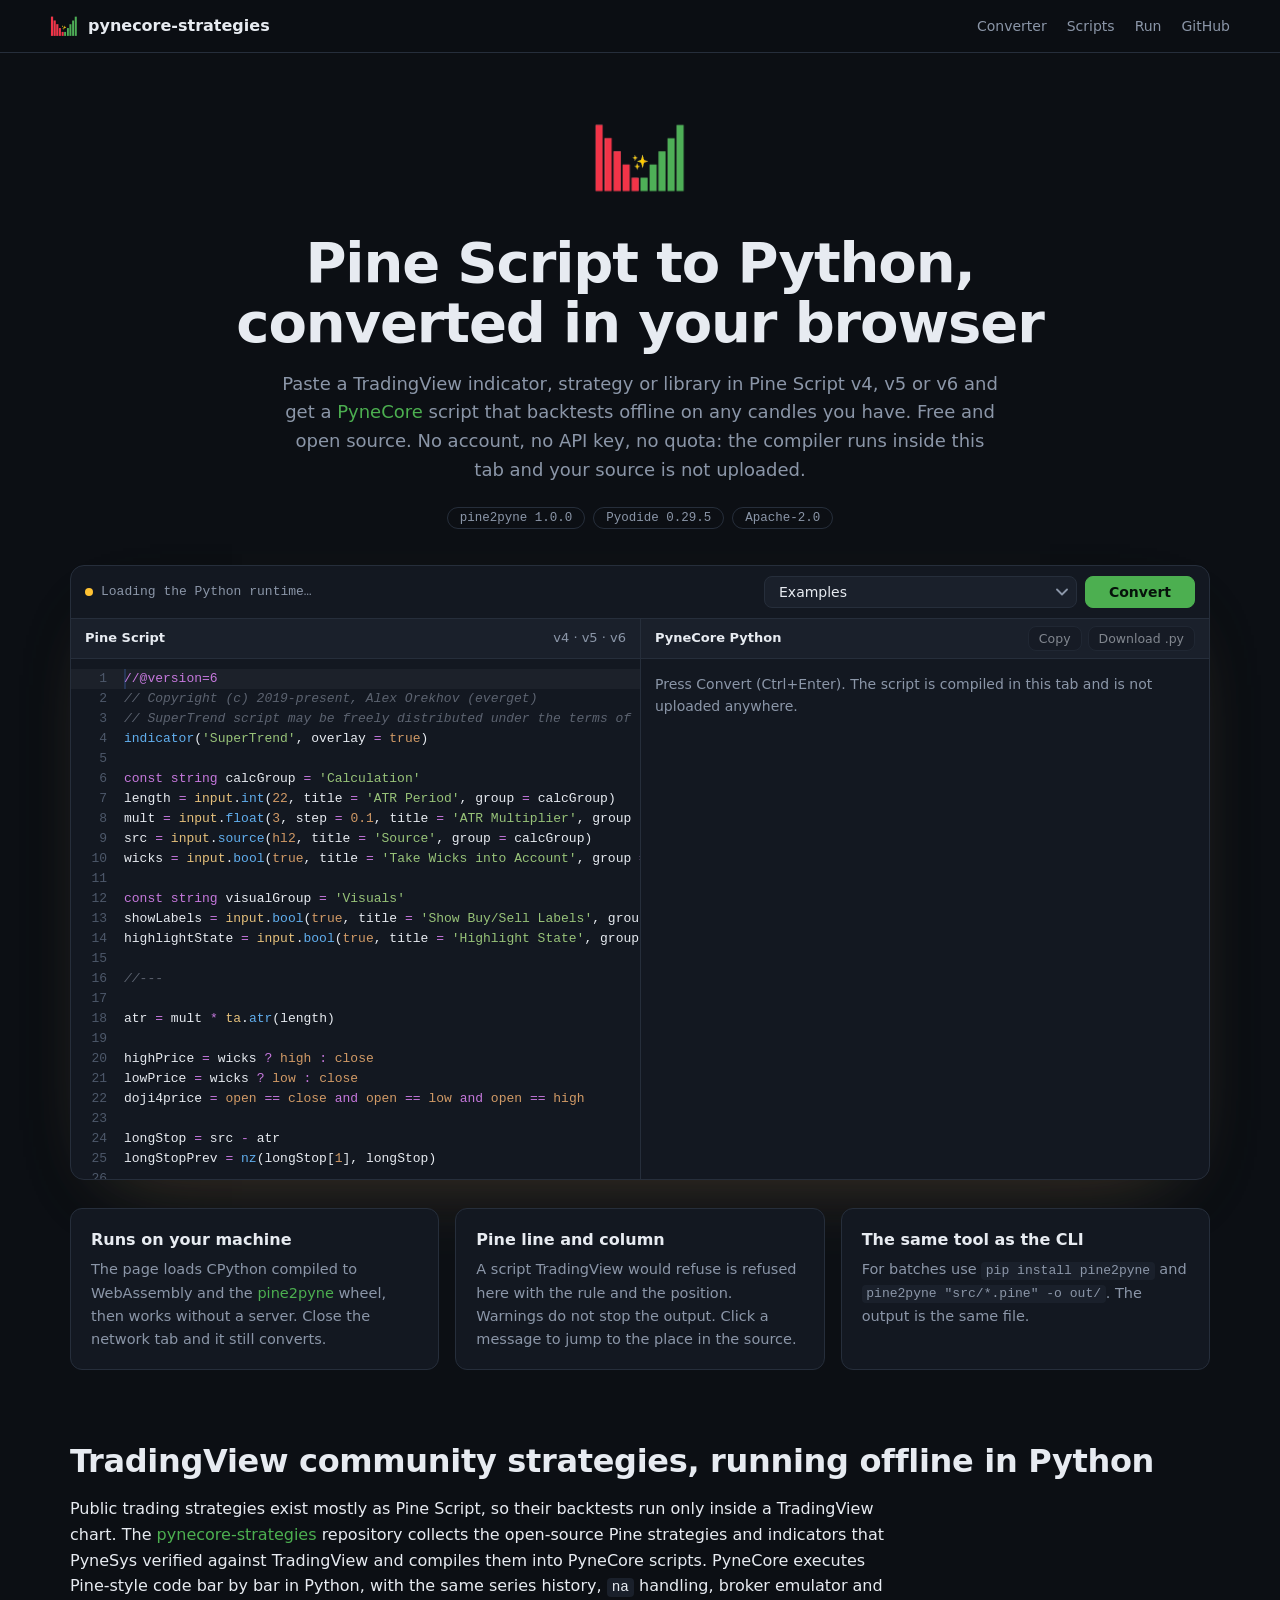
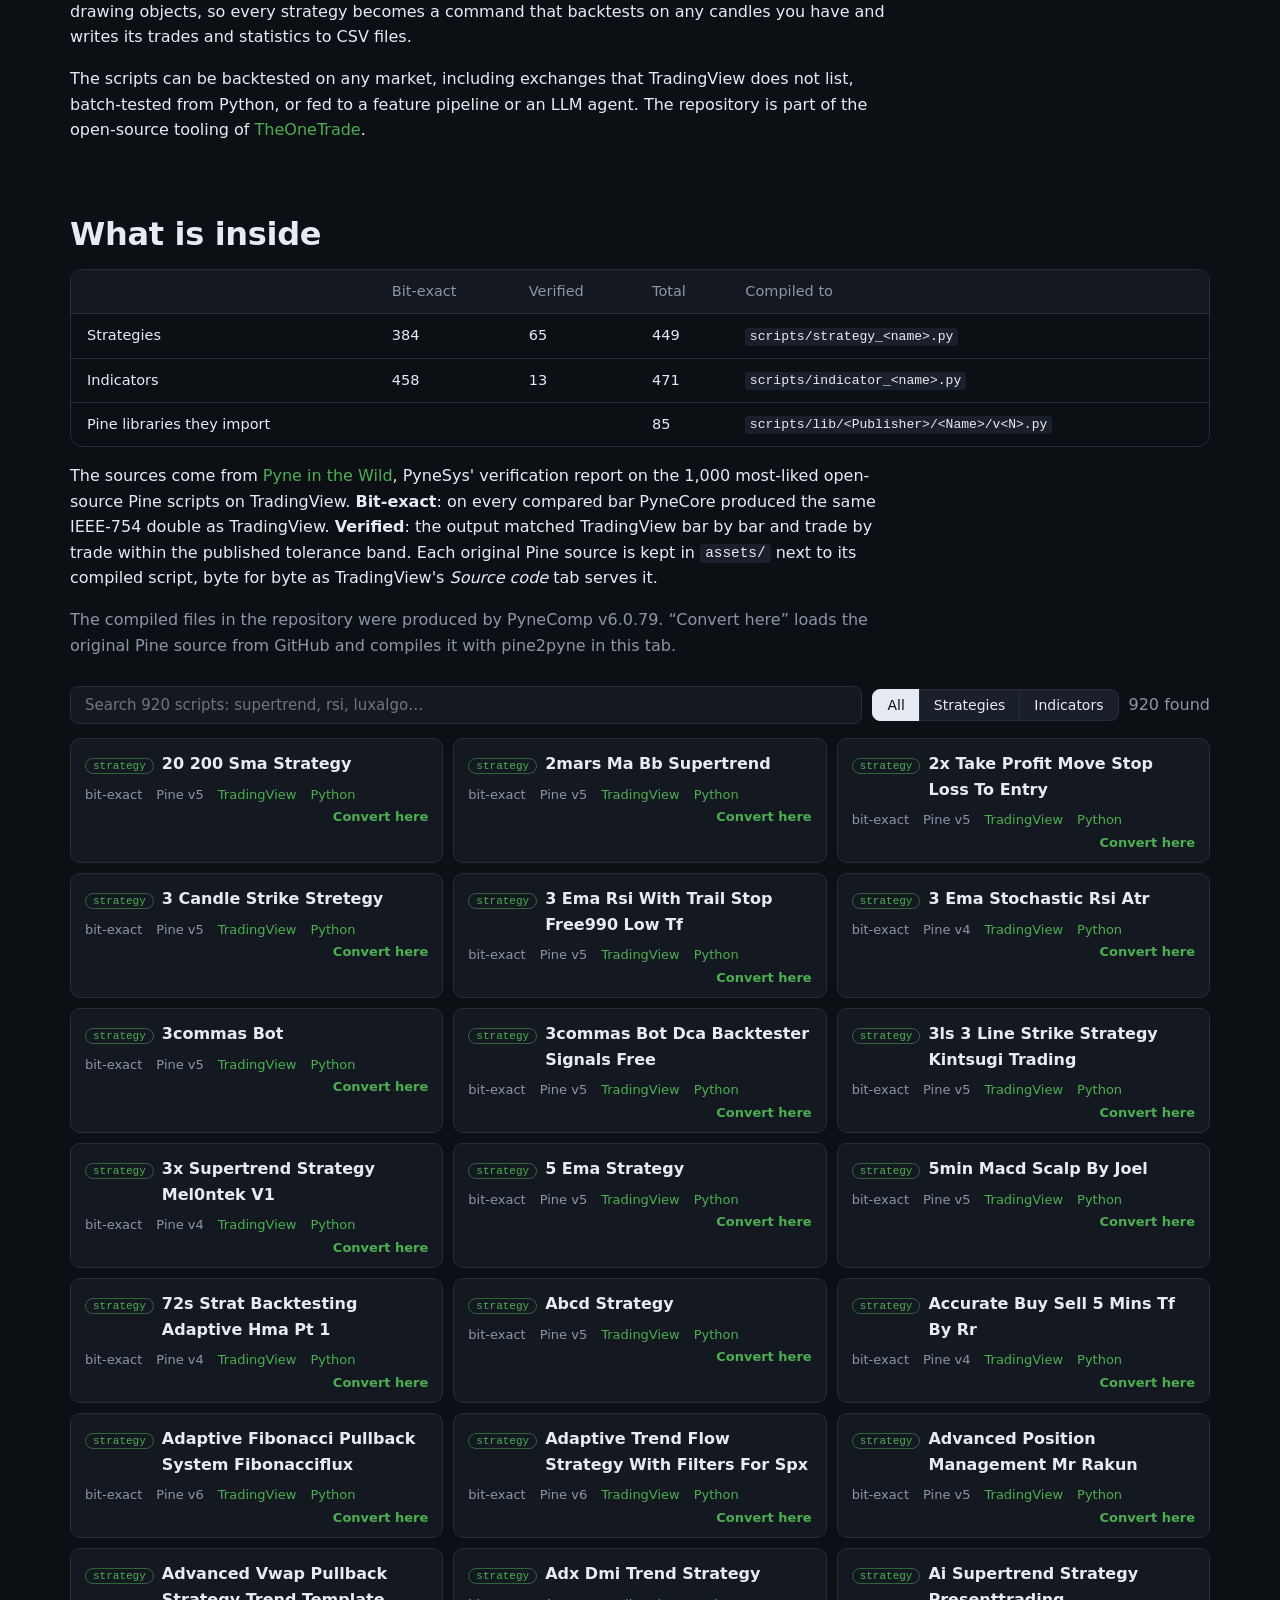
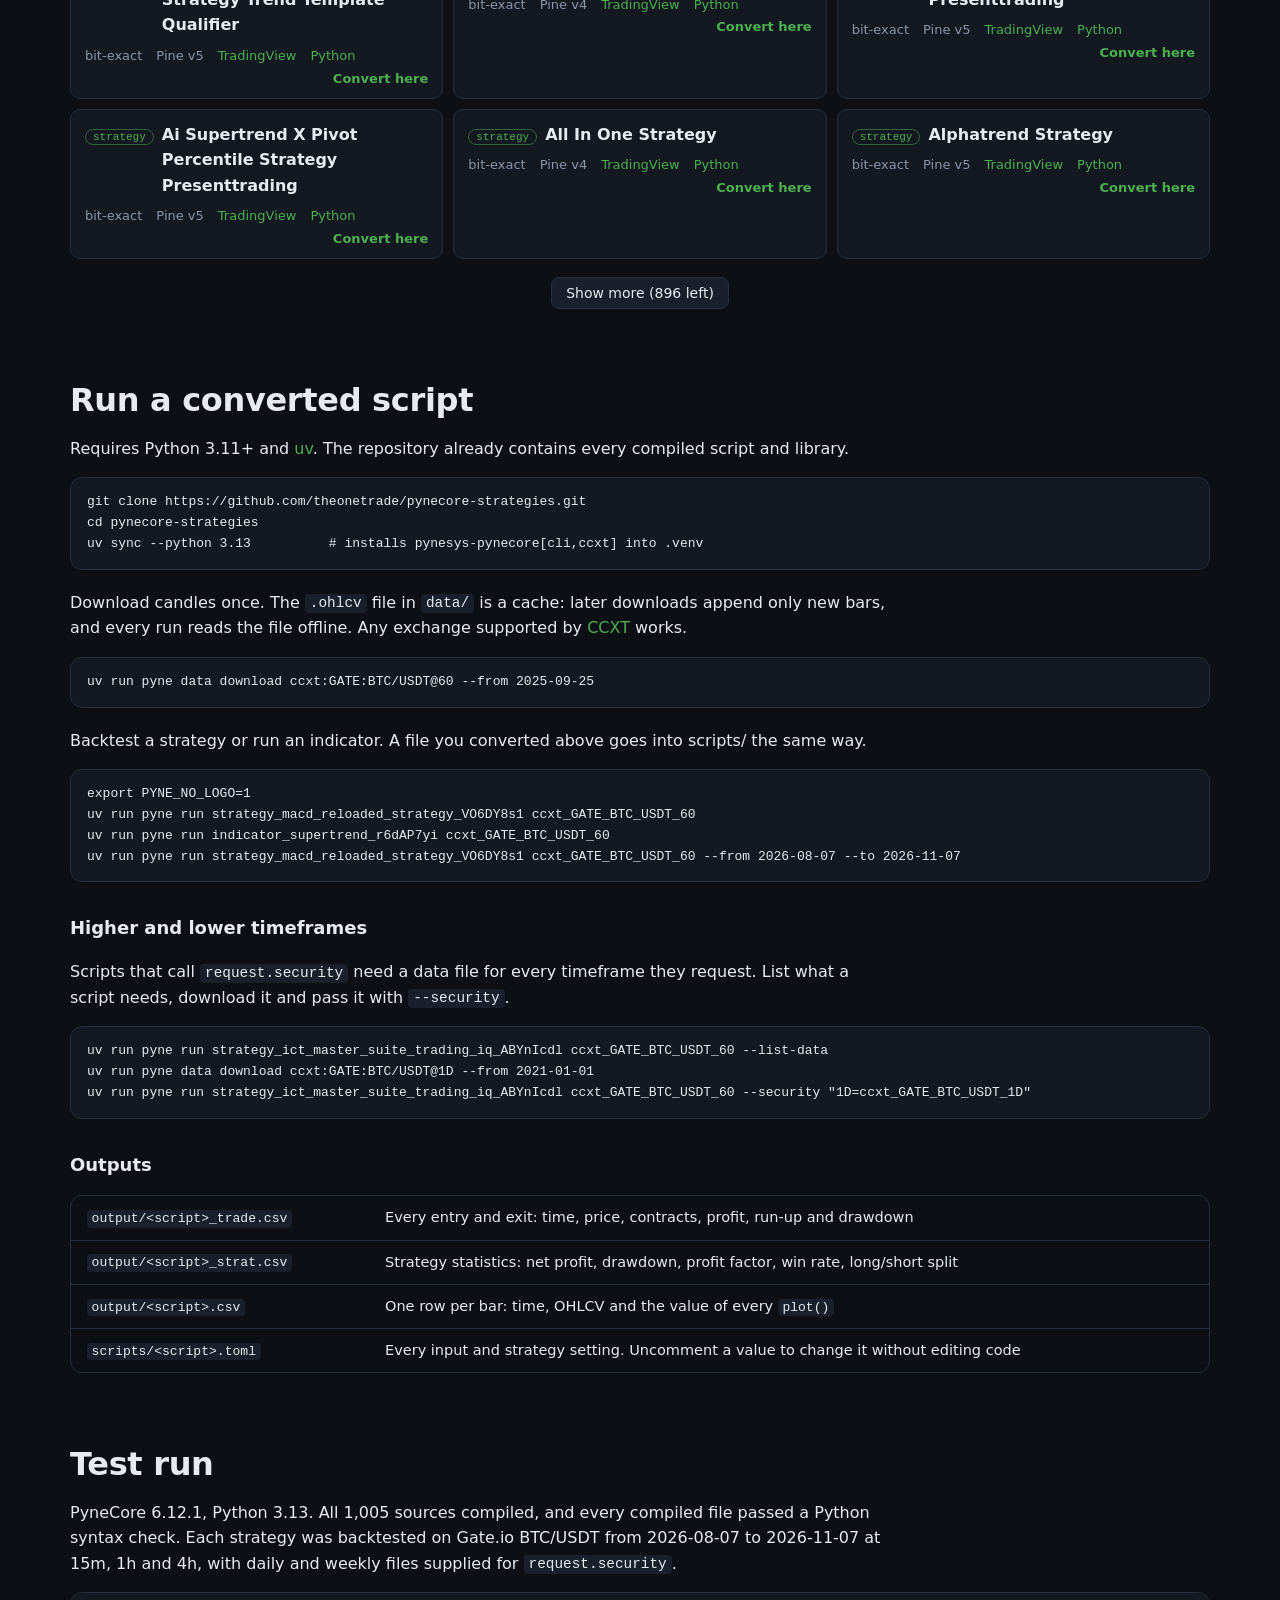
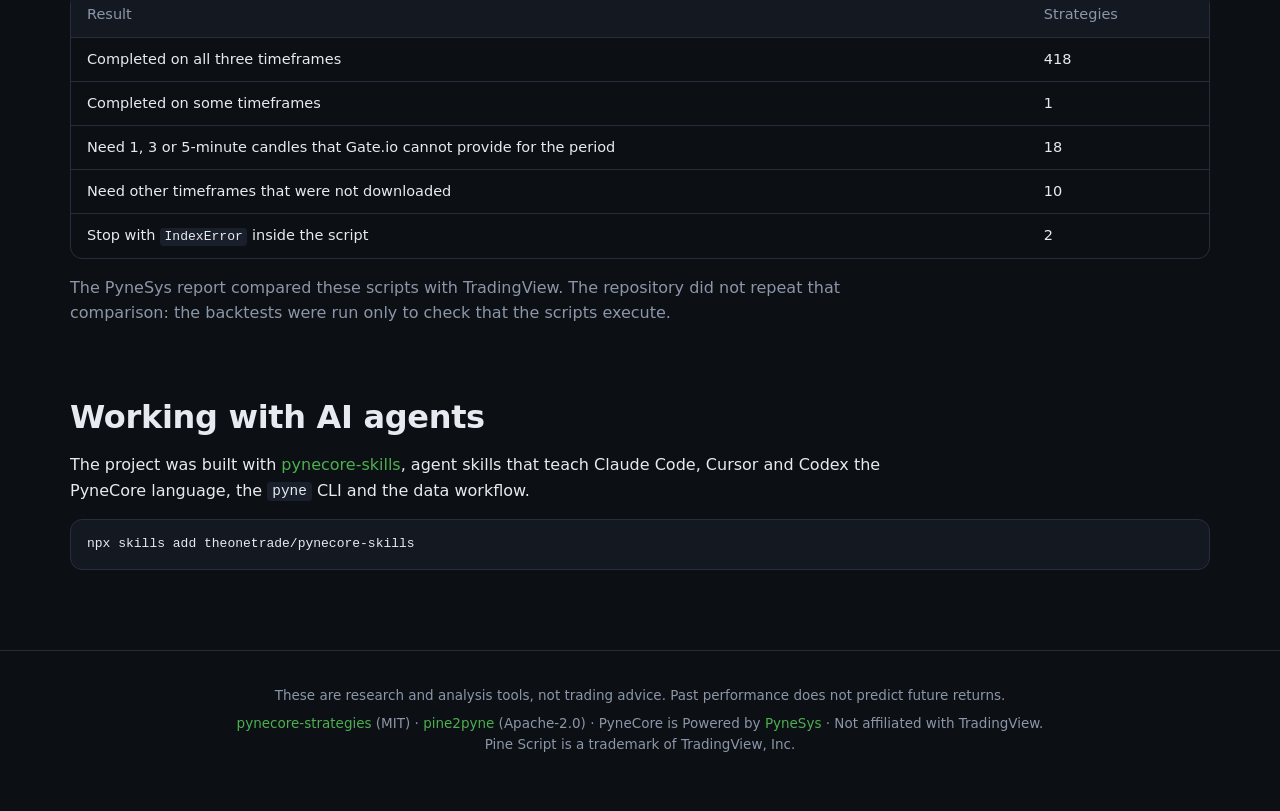
<file: index.html>
<!DOCTYPE html><html lang="en"><head><meta charSet="utf-8"/><meta name="viewport" content="width=device-width, initial-scale=1"/><link rel="preload" href="/logo.png" as="image"/><link rel="stylesheet" href="/_next/static/chunks/1ft7jxa04c4ij.css" data-precedence="next"/><link rel="preload" as="script" fetchPriority="low" href="/_next/static/chunks/0j1we3cwg31qe.js"/><script src="/_next/static/chunks/16d9m7jc71162.js" async=""></script><script src="/_next/static/chunks/39_j1bdzreq0m.js" async=""></script><script src="/_next/static/chunks/turbopack-2u1d16houkiyo.js" async=""></script><script src="/_next/static/chunks/3qfy96eoyh-ek.js" async=""></script><script src="/_next/static/chunks/07oenhmz5la-n.js" async=""></script><script src="/_next/static/chunks/2s4er6dn1w-b6.js" async=""></script><title>Pine Script to Python converter, free and in your browser | pynecore-strategies</title><meta name="description" content="Convert TradingView Pine Script v4, v5 and v6 indicators, strategies and libraries to PyneCore Python. The open-source pine2pyne transpiler runs in WebAssembly in your tab: no account, no quota, no upload. Plus 449 strategies and 471 indicators already compiled."/><link rel="icon" href="/icon.png?icon.3mluwy7kzlwj7.png" sizes="200x200" type="image/png"/><script src="/_next/static/chunks/0cz1d0mv5g_q7.js" noModule=""></script></head><body><div hidden=""><!--$--><!--/$--></div><header class="top"><a class="brand" href="#"><img src="/logo.png" width="28" height="28" alt=""/>pynecore-strategies</a><nav><a href="#converter">Converter</a><a href="#scripts">Scripts</a><a href="#run">Run</a><a href="https://github.com/theonetrade/pynecore-strategies">GitHub</a></nav></header><main><section class="hero"><img src="/logo.png" width="96" height="96" alt="pynecore-strategies"/><h1>Pine Script to Python,<br/>converted in your browser</h1><p class="lead">Paste a TradingView indicator, strategy or library in Pine Script v4, v5 or v6 and get a<!-- --> <a href="https://pynecore.org">PyneCore</a> script that backtests offline on any candles you have. Free and open source. No account, no API key, no quota: the compiler runs inside this tab and your source is not uploaded.</p><p class="badges"><span>pine2pyne <!-- -->1.0.0</span><span>Pyodide <!-- -->0.29.5</span><span>Apache-2.0</span></p></section><section id="converter" class="converter"><div class="converter-bar"><div class="engine engine-loading" role="status"><span class="dot"></span>Loading the Python runtime…</div><div class="converter-actions"><select aria-label="Example"><option value="" disabled="" selected="">Examples</option><option value="0">Supertrend (indicator, Pine v6)</option><option value="1">RSI-SMA Crossover (strategy, Pine v5)</option><option value="2">Ichimoku Cloud (strategy, Pine v4)</option></select><button class="button primary">Convert</button></div></div><div class="panes"><div class="pane"><div class="pane-head"><span>Pine Script</span><span class="muted">v4 · v5 · v6</span></div><div class="editor"></div></div><div class="pane"><div class="pane-head"><span>PyneCore Python</span><span class="pane-tools"><button disabled="">Copy</button><button disabled="" title="supertrend_indicator_pine_v6.py">Download .py</button></span></div><div class="output placeholder">Press Convert (Ctrl+Enter). The script is compiled in this tab and is not uploaded anywhere.</div></div></div></section><section class="grid3"><div><h3>Runs on your machine</h3><p>The page loads CPython compiled to WebAssembly and the <a href="https://github.com/pine2pyne/pine2pyne">pine2pyne</a> wheel, then works without a server. Close the network tab and it still converts.</p></div><div><h3>Pine line and column</h3><p>A script TradingView would refuse is refused here with the rule and the position. Warnings do not stop the output. Click a message to jump to the place in the source.</p></div><div><h3>The same tool as the CLI</h3><p>For batches use <code>pip install pine2pyne</code> and<!-- --> <code>pine2pyne &quot;src/*.pine&quot; -o out/</code>. The output is the same file.</p></div></section><section id="why"><h2>TradingView community strategies, running offline in Python</h2><p>Public trading strategies exist mostly as Pine Script, so their backtests run only inside a TradingView chart. The <a href="https://github.com/theonetrade/pynecore-strategies">pynecore-strategies</a> repository collects the open-source Pine strategies and indicators that PyneSys verified against TradingView and compiles them into PyneCore scripts. PyneCore executes Pine-style code bar by bar in Python, with the same series history, <code>na</code> handling, broker emulator and drawing objects, so every strategy becomes a command that backtests on any candles you have and writes its trades and statistics to CSV files.</p><p>The scripts can be backtested on any market, including exchanges that TradingView does not list, batch-tested from Python, or fed to a feature pipeline or an LLM agent. The repository is part of the open-source tooling of <a href="https://theonetrade.github.io">TheOneTrade</a>.</p></section><section id="scripts"><h2>What is inside</h2><div class="table-wrap"><table><thead><tr><th></th><th>Bit-exact</th><th>Verified</th><th>Total</th><th>Compiled to</th></tr></thead><tbody><tr><td>Strategies</td><td>384</td><td>65</td><td>449</td><td><code>scripts/strategy_&lt;name&gt;.py</code></td></tr><tr><td>Indicators</td><td>458</td><td>13</td><td>471</td><td><code>scripts/indicator_&lt;name&gt;.py</code></td></tr><tr><td>Pine libraries they import</td><td></td><td></td><td>85</td><td><code>scripts/lib/&lt;Publisher&gt;/&lt;Name&gt;/v&lt;N&gt;.py</code></td></tr></tbody></table></div><p>The sources come from <a href="https://wild.pynesys.io/#scripts">Pyne in the Wild</a>, PyneSys&#x27; verification report on the 1,000 most-liked open-source Pine scripts on TradingView. <b>Bit-exact</b>: on every compared bar PyneCore produced the same IEEE-754 double as TradingView. <b>Verified</b>: the output matched TradingView bar by bar and trade by trade within the published tolerance band. Each original Pine source is kept in <code>assets/</code> next to its compiled script, byte for byte as TradingView&#x27;s<!-- --> <i>Source code</i> tab serves it.</p><p class="muted">The compiled files in the repository were produced by PyneComp v6.0.79. “Convert here” loads the original Pine source from GitHub and compiles it with pine2pyne in this tab.</p><div class="catalog"><div class="catalog-filter"><input type="search" placeholder="Search 920 scripts: supertrend, rsi, luxalgo…" aria-label="Search scripts" value=""/><div class="segmented" role="group" aria-label="Script type"><button class="active">All</button><button class="">Strategies</button><button class="">Indicators</button></div><span class="muted">920<!-- --> found</span></div><ul class="catalog-list"><li><div class="catalog-title"><span class="tag tag-s">strategy</span><span class="name">20 200 sma strategy</span></div><div class="catalog-meta"><span>bit-exact</span><span>Pine v<!-- -->5</span><a href="https://www.tradingview.com/script/ZqnuKIAw/" target="_blank" rel="noreferrer">TradingView</a><a href="https://github.com/theonetrade/pynecore-strategies/blob/main/scripts/strategy_20_200_sma_strategy_ZqnuKIAw.py" target="_blank" rel="noreferrer">Python</a><button>Convert here</button></div></li><li><div class="catalog-title"><span class="tag tag-s">strategy</span><span class="name">2mars ma bb supertrend</span></div><div class="catalog-meta"><span>bit-exact</span><span>Pine v<!-- -->5</span><a href="https://www.tradingview.com/script/Y68meyX1/" target="_blank" rel="noreferrer">TradingView</a><a href="https://github.com/theonetrade/pynecore-strategies/blob/main/scripts/strategy_2mars_ma_bb_supertrend_Y68meyX1.py" target="_blank" rel="noreferrer">Python</a><button>Convert here</button></div></li><li><div class="catalog-title"><span class="tag tag-s">strategy</span><span class="name">2x take profit move stop loss to entry</span></div><div class="catalog-meta"><span>bit-exact</span><span>Pine v<!-- -->5</span><a href="https://www.tradingview.com/script/0Blrq2NA/" target="_blank" rel="noreferrer">TradingView</a><a href="https://github.com/theonetrade/pynecore-strategies/blob/main/scripts/strategy_2x_take_profit_move_stop_loss_to_entry_0Blrq2NA.py" target="_blank" rel="noreferrer">Python</a><button>Convert here</button></div></li><li><div class="catalog-title"><span class="tag tag-s">strategy</span><span class="name">3 candle strike stretegy</span></div><div class="catalog-meta"><span>bit-exact</span><span>Pine v<!-- -->5</span><a href="https://www.tradingview.com/script/zqbs2shU/" target="_blank" rel="noreferrer">TradingView</a><a href="https://github.com/theonetrade/pynecore-strategies/blob/main/scripts/strategy_3_candle_strike_stretegy_zqbs2shU.py" target="_blank" rel="noreferrer">Python</a><button>Convert here</button></div></li><li><div class="catalog-title"><span class="tag tag-s">strategy</span><span class="name">3 ema rsi with trail stop free990 low tf</span></div><div class="catalog-meta"><span>bit-exact</span><span>Pine v<!-- -->5</span><a href="https://www.tradingview.com/script/mgD7xBuw/" target="_blank" rel="noreferrer">TradingView</a><a href="https://github.com/theonetrade/pynecore-strategies/blob/main/scripts/strategy_3_ema_rsi_with_trail_stop_free990_low_tf_mgD7xBuw.py" target="_blank" rel="noreferrer">Python</a><button>Convert here</button></div></li><li><div class="catalog-title"><span class="tag tag-s">strategy</span><span class="name">3 ema stochastic rsi atr</span></div><div class="catalog-meta"><span>bit-exact</span><span>Pine v<!-- -->4</span><a href="https://www.tradingview.com/script/IhxCXn6n/" target="_blank" rel="noreferrer">TradingView</a><a href="https://github.com/theonetrade/pynecore-strategies/blob/main/scripts/strategy_3_ema_stochastic_rsi_atr_IhxCXn6n.py" target="_blank" rel="noreferrer">Python</a><button>Convert here</button></div></li><li><div class="catalog-title"><span class="tag tag-s">strategy</span><span class="name">3commas bot</span></div><div class="catalog-meta"><span>bit-exact</span><span>Pine v<!-- -->5</span><a href="https://www.tradingview.com/script/MvlwAzSg/" target="_blank" rel="noreferrer">TradingView</a><a href="https://github.com/theonetrade/pynecore-strategies/blob/main/scripts/strategy_3commas_bot_MvlwAzSg.py" target="_blank" rel="noreferrer">Python</a><button>Convert here</button></div></li><li><div class="catalog-title"><span class="tag tag-s">strategy</span><span class="name">3commas bot dca backtester signals free</span></div><div class="catalog-meta"><span>bit-exact</span><span>Pine v<!-- -->5</span><a href="https://www.tradingview.com/script/Txo3OEBa/" target="_blank" rel="noreferrer">TradingView</a><a href="https://github.com/theonetrade/pynecore-strategies/blob/main/scripts/strategy_3commas_bot_dca_backtester_signals_free_Txo3OEBa.py" target="_blank" rel="noreferrer">Python</a><button>Convert here</button></div></li><li><div class="catalog-title"><span class="tag tag-s">strategy</span><span class="name">3ls 3 line strike strategy kintsugi trading</span></div><div class="catalog-meta"><span>bit-exact</span><span>Pine v<!-- -->5</span><a href="https://www.tradingview.com/script/fJEKAdgD/" target="_blank" rel="noreferrer">TradingView</a><a href="https://github.com/theonetrade/pynecore-strategies/blob/main/scripts/strategy_3ls_3_line_strike_strategy_kintsugi_trading_fJEKAdgD.py" target="_blank" rel="noreferrer">Python</a><button>Convert here</button></div></li><li><div class="catalog-title"><span class="tag tag-s">strategy</span><span class="name">3x supertrend strategy mel0ntek v1</span></div><div class="catalog-meta"><span>bit-exact</span><span>Pine v<!-- -->4</span><a href="https://www.tradingview.com/script/FUnOi1Nx/" target="_blank" rel="noreferrer">TradingView</a><a href="https://github.com/theonetrade/pynecore-strategies/blob/main/scripts/strategy_3x_supertrend_strategy_mel0ntek_v1_FUnOi1Nx.py" target="_blank" rel="noreferrer">Python</a><button>Convert here</button></div></li><li><div class="catalog-title"><span class="tag tag-s">strategy</span><span class="name">5 ema strategy</span></div><div class="catalog-meta"><span>bit-exact</span><span>Pine v<!-- -->5</span><a href="https://www.tradingview.com/script/EaZHR7q6/" target="_blank" rel="noreferrer">TradingView</a><a href="https://github.com/theonetrade/pynecore-strategies/blob/main/scripts/strategy_5_ema_strategy_EaZHR7q6.py" target="_blank" rel="noreferrer">Python</a><button>Convert here</button></div></li><li><div class="catalog-title"><span class="tag tag-s">strategy</span><span class="name">5min macd scalp by joel</span></div><div class="catalog-meta"><span>bit-exact</span><span>Pine v<!-- -->5</span><a href="https://www.tradingview.com/script/qN11DuKy/" target="_blank" rel="noreferrer">TradingView</a><a href="https://github.com/theonetrade/pynecore-strategies/blob/main/scripts/strategy_5min_macd_scalp_by_joel_qN11DuKy.py" target="_blank" rel="noreferrer">Python</a><button>Convert here</button></div></li><li><div class="catalog-title"><span class="tag tag-s">strategy</span><span class="name">72s strat backtesting adaptive hma pt 1</span></div><div class="catalog-meta"><span>bit-exact</span><span>Pine v<!-- -->4</span><a href="https://www.tradingview.com/script/FrjeeWdl/" target="_blank" rel="noreferrer">TradingView</a><a href="https://github.com/theonetrade/pynecore-strategies/blob/main/scripts/strategy_72s_strat_backtesting_adaptive_hma_pt_1_FrjeeWdl.py" target="_blank" rel="noreferrer">Python</a><button>Convert here</button></div></li><li><div class="catalog-title"><span class="tag tag-s">strategy</span><span class="name">abcd strategy</span></div><div class="catalog-meta"><span>bit-exact</span><span>Pine v<!-- -->5</span><a href="https://www.tradingview.com/script/20aoz32a/" target="_blank" rel="noreferrer">TradingView</a><a href="https://github.com/theonetrade/pynecore-strategies/blob/main/scripts/strategy_abcd_strategy_20aoz32a.py" target="_blank" rel="noreferrer">Python</a><button>Convert here</button></div></li><li><div class="catalog-title"><span class="tag tag-s">strategy</span><span class="name">accurate buy sell 5 mins tf by rr</span></div><div class="catalog-meta"><span>bit-exact</span><span>Pine v<!-- -->4</span><a href="https://www.tradingview.com/script/jVZvCaUh/" target="_blank" rel="noreferrer">TradingView</a><a href="https://github.com/theonetrade/pynecore-strategies/blob/main/scripts/strategy_accurate_buy_sell_5_mins_tf_by_rr_jVZvCaUh.py" target="_blank" rel="noreferrer">Python</a><button>Convert here</button></div></li><li><div class="catalog-title"><span class="tag tag-s">strategy</span><span class="name">adaptive fibonacci pullback system fibonacciflux</span></div><div class="catalog-meta"><span>bit-exact</span><span>Pine v<!-- -->6</span><a href="https://www.tradingview.com/script/bOcHnaiQ/" target="_blank" rel="noreferrer">TradingView</a><a href="https://github.com/theonetrade/pynecore-strategies/blob/main/scripts/strategy_adaptive_fibonacci_pullback_system_fibonacciflux_bOcHnaiQ.py" target="_blank" rel="noreferrer">Python</a><button>Convert here</button></div></li><li><div class="catalog-title"><span class="tag tag-s">strategy</span><span class="name">adaptive trend flow strategy with filters for spx</span></div><div class="catalog-meta"><span>bit-exact</span><span>Pine v<!-- -->6</span><a href="https://www.tradingview.com/script/CNJ1hXQw/" target="_blank" rel="noreferrer">TradingView</a><a href="https://github.com/theonetrade/pynecore-strategies/blob/main/scripts/strategy_adaptive_trend_flow_strategy_with_filters_for_spx_CNJ1hXQw.py" target="_blank" rel="noreferrer">Python</a><button>Convert here</button></div></li><li><div class="catalog-title"><span class="tag tag-s">strategy</span><span class="name">advanced position management mr rakun</span></div><div class="catalog-meta"><span>bit-exact</span><span>Pine v<!-- -->5</span><a href="https://www.tradingview.com/script/IsMKlnoJ/" target="_blank" rel="noreferrer">TradingView</a><a href="https://github.com/theonetrade/pynecore-strategies/blob/main/scripts/strategy_advanced_position_management_mr_rakun_IsMKlnoJ.py" target="_blank" rel="noreferrer">Python</a><button>Convert here</button></div></li><li><div class="catalog-title"><span class="tag tag-s">strategy</span><span class="name">advanced vwap pullback strategy trend template qualifier</span></div><div class="catalog-meta"><span>bit-exact</span><span>Pine v<!-- -->5</span><a href="https://www.tradingview.com/script/KafnxzJR/" target="_blank" rel="noreferrer">TradingView</a><a href="https://github.com/theonetrade/pynecore-strategies/blob/main/scripts/strategy_advanced_vwap_pullback_strategy_trend_template_qualifier_KafnxzJR.py" target="_blank" rel="noreferrer">Python</a><button>Convert here</button></div></li><li><div class="catalog-title"><span class="tag tag-s">strategy</span><span class="name">adx dmi trend strategy</span></div><div class="catalog-meta"><span>bit-exact</span><span>Pine v<!-- -->4</span><a href="https://www.tradingview.com/script/4aQD9gqq/" target="_blank" rel="noreferrer">TradingView</a><a href="https://github.com/theonetrade/pynecore-strategies/blob/main/scripts/strategy_adx_dmi_trend_strategy_4aQD9gqq.py" target="_blank" rel="noreferrer">Python</a><button>Convert here</button></div></li><li><div class="catalog-title"><span class="tag tag-s">strategy</span><span class="name">ai supertrend strategy presenttrading</span></div><div class="catalog-meta"><span>bit-exact</span><span>Pine v<!-- -->5</span><a href="https://www.tradingview.com/script/eaTIyEty/" target="_blank" rel="noreferrer">TradingView</a><a href="https://github.com/theonetrade/pynecore-strategies/blob/main/scripts/strategy_ai_supertrend_strategy_presenttrading_eaTIyEty.py" target="_blank" rel="noreferrer">Python</a><button>Convert here</button></div></li><li><div class="catalog-title"><span class="tag tag-s">strategy</span><span class="name">ai supertrend x pivot percentile strategy presenttrading</span></div><div class="catalog-meta"><span>bit-exact</span><span>Pine v<!-- -->5</span><a href="https://www.tradingview.com/script/eC3qAYNQ/" target="_blank" rel="noreferrer">TradingView</a><a href="https://github.com/theonetrade/pynecore-strategies/blob/main/scripts/strategy_ai_supertrend_x_pivot_percentile_strategy_presenttrading_eC3qAYNQ.py" target="_blank" rel="noreferrer">Python</a><button>Convert here</button></div></li><li><div class="catalog-title"><span class="tag tag-s">strategy</span><span class="name">all in one strategy</span></div><div class="catalog-meta"><span>bit-exact</span><span>Pine v<!-- -->4</span><a href="https://www.tradingview.com/script/6vHRkdsf/" target="_blank" rel="noreferrer">TradingView</a><a href="https://github.com/theonetrade/pynecore-strategies/blob/main/scripts/strategy_all_in_one_strategy_6vHRkdsf.py" target="_blank" rel="noreferrer">Python</a><button>Convert here</button></div></li><li><div class="catalog-title"><span class="tag tag-s">strategy</span><span class="name">alphatrend strategy</span></div><div class="catalog-meta"><span>bit-exact</span><span>Pine v<!-- -->5</span><a href="https://www.tradingview.com/script/3wdQu7P3/" target="_blank" rel="noreferrer">TradingView</a><a href="https://github.com/theonetrade/pynecore-strategies/blob/main/scripts/strategy_alphatrend_strategy_3wdQu7P3.py" target="_blank" rel="noreferrer">Python</a><button>Convert here</button></div></li></ul><button class="button ghost more">Show more (<!-- -->896<!-- --> left)</button></div></section><section id="run"><h2>Run a converted script</h2><p>Requires Python 3.11+ and <a href="https://docs.astral.sh/uv/">uv</a>. The repository already contains every compiled script and library.</p><pre class="code"><code>git clone https://github.com/theonetrade/pynecore-strategies.git
cd pynecore-strategies
uv sync --python 3.13          # installs pynesys-pynecore[cli,ccxt] into .venv</code></pre><p>Download candles once. The <code>.ohlcv</code> file in <code>data/</code> is a cache: later downloads append only new bars, and every run reads the file offline. Any exchange supported by<!-- --> <a href="https://github.com/ccxt/ccxt">CCXT</a> works.</p><pre class="code"><code>uv run pyne data download ccxt:GATE:BTC/USDT@60 --from 2025-09-25</code></pre><p>Backtest a strategy or run an indicator. A file you converted above goes into scripts/ the same way.</p><pre class="code"><code>export PYNE_NO_LOGO=1
uv run pyne run strategy_macd_reloaded_strategy_VO6DY8s1 ccxt_GATE_BTC_USDT_60
uv run pyne run indicator_supertrend_r6dAP7yi ccxt_GATE_BTC_USDT_60
uv run pyne run strategy_macd_reloaded_strategy_VO6DY8s1 ccxt_GATE_BTC_USDT_60 --from 2026-08-07 --to 2026-11-07</code></pre><h3>Higher and lower timeframes</h3><p>Scripts that call <code>request.security</code> need a data file for every timeframe they request. List what a script needs, download it and pass it with <code>--security</code>.</p><pre class="code"><code>uv run pyne run strategy_ict_master_suite_trading_iq_ABYnIcdl ccxt_GATE_BTC_USDT_60 --list-data
uv run pyne data download ccxt:GATE:BTC/USDT@1D --from 2021-01-01
uv run pyne run strategy_ict_master_suite_trading_iq_ABYnIcdl ccxt_GATE_BTC_USDT_60 --security &quot;1D=ccxt_GATE_BTC_USDT_1D&quot;</code></pre><h3>Outputs</h3><div class="table-wrap"><table><tbody><tr><td><code>output/&lt;script&gt;_trade.csv</code></td><td>Every entry and exit: time, price, contracts, profit, run-up and drawdown</td></tr><tr><td><code>output/&lt;script&gt;_strat.csv</code></td><td>Strategy statistics: net profit, drawdown, profit factor, win rate, long/short split</td></tr><tr><td><code>output/&lt;script&gt;.csv</code></td><td>One row per bar: time, OHLCV and the value of every <code>plot()</code></td></tr><tr><td><code>scripts/&lt;script&gt;.toml</code></td><td>Every input and strategy setting. Uncomment a value to change it without editing code</td></tr></tbody></table></div></section><section id="test"><h2>Test run</h2><p>PyneCore 6.12.1, Python 3.13. All 1,005 sources compiled, and every compiled file passed a Python syntax check. Each strategy was backtested on Gate.io BTC/USDT from 2026-08-07 to 2026-11-07 at 15m, 1h and 4h, with daily and weekly files supplied for <code>request.security</code>.</p><div class="table-wrap"><table><thead><tr><th>Result</th><th>Strategies</th></tr></thead><tbody><tr><td>Completed on all three timeframes</td><td>418</td></tr><tr><td>Completed on some timeframes</td><td>1</td></tr><tr><td>Need 1, 3 or 5-minute candles that Gate.io cannot provide for the period</td><td>18</td></tr><tr><td>Need other timeframes that were not downloaded</td><td>10</td></tr><tr><td>Stop with <code>IndexError</code> inside the script</td><td>2</td></tr></tbody></table></div><p class="muted">The PyneSys report compared these scripts with TradingView. The repository did not repeat that comparison: the backtests were run only to check that the scripts execute.</p></section><section id="agents"><h2>Working with AI agents</h2><p>The project was built with <a href="https://github.com/theonetrade/pynecore-skills">pynecore-skills</a>, agent skills that teach Claude Code, Cursor and Codex the PyneCore language, the <code>pyne</code> CLI and the data workflow.</p><pre class="code"><code>npx skills add theonetrade/pynecore-skills</code></pre></section></main><footer><p>These are research and analysis tools, not trading advice. Past performance does not predict future returns.</p><p><a href="https://github.com/theonetrade/pynecore-strategies">pynecore-strategies</a> (MIT) · <a href="https://github.com/pine2pyne/pine2pyne">pine2pyne</a> (Apache-2.0) · PyneCore is Powered by <a href="https://pynesys.io">PyneSys</a> · Not affiliated with TradingView. Pine Script is a trademark of TradingView, Inc.</p></footer><!--$--><!--/$--><script id="_R_">(globalThis["TURBOPACK"] || (globalThis["TURBOPACK"] = [])).push({"otherChunks":["static/chunks/0j1we3cwg31qe.js","static/chunks/16d9m7jc71162.js","static/chunks/39_j1bdzreq0m.js"],"runtimeModuleIds":[94553]});</script><script src="/_next/static/chunks/0j1we3cwg31qe.js" async=""></script><script>(self.__next_f=self.__next_f||[]).push([0])</script><script>self.__next_f.push([1,"1:\"$Sreact.fragment\"\n2:\"/_next/static/chunks/3qfy96eoyh-ek.js\"\n3:I[39756,[\"$2\"],\"default\"]\n4:I[37457,[\"$2\"],\"default\"]\n6:\"/_next/static/chunks/07oenhmz5la-n.js\"\n7:\"/_next/static/chunks/2s4er6dn1w-b6.js\"\n8:I[80806,[\"$2\",\"$6\",\"$7\"],\"default\"]\n13:\"ViewportBoundary\"\n14:I[97367,[\"$2\"],\"$13\"]\n16:\"MetadataBoundary\"\n17:I[97367,[\"$2\"],\"$16\"]\n18:\"$Sreact.suspense\"\n1a:I[68027,[\"$2\"],\"default\",1]\n:HL[\"/_next/static/chunks/1ft7jxa04c4ij.css\",\"style\"]\n:HL[\"/logo.png\",\"image\"]\n"])</script><script>self.__next_f.push([1,"5:[[\"children\",{\"s\":\"__PAGE__\",\"h\":512,\"d\":{\"r\":[\"$\",\"$1\",\"c\",{\"children\":[[[\"$\",\"header\",null,{\"className\":\"top\",\"children\":[[\"$\",\"a\",null,{\"className\":\"brand\",\"href\":\"#\",\"children\":[[\"$\",\"img\",null,{\"src\":\"/logo.png\",\"width\":28,\"height\":28,\"alt\":\"\"}],\"pynecore-strategies\"]}],[\"$\",\"nav\",null,{\"children\":[[\"$\",\"a\",null,{\"href\":\"#converter\",\"children\":\"Converter\"}],[\"$\",\"a\",null,{\"href\":\"#scripts\",\"children\":\"Scripts\"}],[\"$\",\"a\",null,{\"href\":\"#run\",\"children\":\"Run\"}],[\"$\",\"a\",null,{\"href\":\"https://github.com/theonetrade/pynecore-strategies\",\"children\":\"GitHub\"}]]}]]}],[\"$\",\"main\",null,{\"children\":[[\"$\",\"section\",null,{\"className\":\"hero\",\"children\":[[\"$\",\"img\",null,{\"src\":\"/logo.png\",\"width\":96,\"height\":96,\"alt\":\"pynecore-strategies\"}],[\"$\",\"h1\",null,{\"children\":[\"Pine Script to Python,\",[\"$\",\"br\",null,{}],\"converted in your browser\"]}],[\"$\",\"p\",null,{\"className\":\"lead\",\"children\":[\"Paste a TradingView indicator, strategy or library in Pine Script v4, v5 or v6 and get a\",\" \",[\"$\",\"a\",null,{\"href\":\"https://pynecore.org\",\"children\":\"PyneCore\"}],\" script that backtests offline on any candles you have. Free and open source. No account, no API key, no quota: the compiler runs inside this tab and your source is not uploaded.\"]}],[\"$\",\"p\",null,{\"className\":\"badges\",\"children\":[[\"$\",\"span\",null,{\"children\":[\"pine2pyne \",\"1.0.0\"]}],[\"$\",\"span\",null,{\"children\":[\"Pyodide \",\"0.29.5\"]}],[\"$\",\"span\",null,{\"children\":\"Apache-2.0\"}]]}]]}],[\"$\",\"$L8\",null,{}],[\"$\",\"section\",null,{\"className\":\"grid3\",\"children\":[[\"$\",\"div\",null,{\"children\":[[\"$\",\"h3\",null,{\"children\":\"Runs on your machine\"}],[\"$\",\"p\",null,{\"children\":[\"The page loads CPython compiled to WebAssembly and the \",[\"$\",\"a\",null,{\"href\":\"https://github.com/pine2pyne/pine2pyne\",\"children\":\"pine2pyne\"}],\" wheel, then works without a server. Close the network tab and it still converts.\"]}]]}],[\"$\",\"div\",null,{\"children\":[[\"$\",\"h3\",null,{\"children\":\"Pine line and column\"}],[\"$\",\"p\",null,{\"children\":\"A script TradingView would refuse is refused here with the rule and the position. Warnings do not stop the output. Click a message to jump to the place in the source.\"}]]}],[\"$\",\"div\",null,{\"children\":[[\"$\",\"h3\",null,{\"children\":\"The same tool as the CLI\"}],[\"$\",\"p\",null,{\"children\":[\"For batches use \",[\"$\",\"code\",null,{\"children\":\"pip install pine2pyne\"}],\" and\",\" \",[\"$\",\"code\",null,{\"children\":\"pine2pyne \\\"src/*.pine\\\" -o out/\"}],\". The output is the same file.\"]}]]}]]}],[\"$\",\"section\",null,{\"id\":\"why\",\"children\":[[\"$\",\"h2\",null,{\"children\":\"TradingView community strategies, running offline in Python\"}],[\"$\",\"p\",null,{\"children\":[\"Public trading strategies exist mostly as Pine Script, so their backtests run only inside a TradingView chart. The \",[\"$\",\"a\",null,{\"href\":\"https://github.com/theonetrade/pynecore-strategies\",\"children\":\"pynecore-strategies\"}],\" repository collects the open-source Pine strategies and indicators that PyneSys verified against TradingView and compiles them into PyneCore scripts. PyneCore executes Pine-style code bar by bar in Python, with the same series history, \",\"$L9\",\" handling, broker emulator and drawing objects, so every strategy becomes a command that backtests on any candles you have and writes its trades and statistics to CSV files.\"]}],\"$La\"]}],\"$Lb\",\"$Lc\",\"$Ld\",\"$Le\"]}],\"$Lf\"],[\"$L10\",\"$L11\"],\"$L12\"]}],\"p\":false,\"v\":null}}]]\n"])</script><script>self.__next_f.push([1,"0:{\"P\":null,\"c\":[\"\",\"\"],\"q\":\"\",\"i\":false,\"t\":{\"t\":{\"s\":\"\",\"h\":528,\"d\":{\"r\":[\"$\",\"$1\",\"c\",{\"children\":[[[\"$\",\"link\",\"0\",{\"rel\":\"stylesheet\",\"href\":\"/_next/static/chunks/1ft7jxa04c4ij.css\",\"precedence\":\"next\",\"crossOrigin\":\"$undefined\",\"nonce\":\"$undefined\"}],[\"$\",\"script\",\"script-0\",{\"src\":\"/_next/static/chunks/3qfy96eoyh-ek.js\",\"async\":true,\"nonce\":\"$undefined\"}]],[\"$\",\"html\",null,{\"lang\":\"en\",\"children\":[\"$\",\"body\",null,{\"children\":[\"$\",\"$L3\",null,{\"parallelRouterKey\":\"children\",\"error\":\"$undefined\",\"errorStyles\":\"$undefined\",\"errorScripts\":\"$undefined\",\"template\":[\"$\",\"$L4\",null,{}],\"templateStyles\":\"$undefined\",\"templateScripts\":\"$undefined\",\"notFound\":[[[\"$\",\"title\",null,{\"children\":\"404: This page could not be found.\"}],[\"$\",\"div\",null,{\"style\":{\"fontFamily\":\"system-ui,\\\"Segoe UI\\\",Roboto,Helvetica,Arial,sans-serif,\\\"Apple Color Emoji\\\",\\\"Segoe UI Emoji\\\"\",\"height\":\"100vh\",\"textAlign\":\"center\",\"display\":\"flex\",\"flexDirection\":\"column\",\"alignItems\":\"center\",\"justifyContent\":\"center\"},\"children\":[\"$\",\"div\",null,{\"children\":[[\"$\",\"style\",null,{\"dangerouslySetInnerHTML\":{\"__html\":\"body{color:#000;background:#fff;margin:0}.next-error-h1{border-right:1px solid rgba(0,0,0,.3)}@media (prefers-color-scheme:dark){body{color:#fff;background:#000}.next-error-h1{border-right:1px solid rgba(255,255,255,.3)}}\"}}],[\"$\",\"h1\",null,{\"className\":\"next-error-h1\",\"style\":{\"display\":\"inline-block\",\"margin\":\"0 20px 0 0\",\"padding\":\"0 23px 0 0\",\"fontSize\":24,\"fontWeight\":500,\"verticalAlign\":\"top\",\"lineHeight\":\"49px\"},\"children\":404}],[\"$\",\"div\",null,{\"style\":{\"display\":\"inline-block\"},\"children\":[\"$\",\"h2\",null,{\"style\":{\"fontSize\":14,\"fontWeight\":400,\"lineHeight\":\"49px\",\"margin\":0},\"children\":\"This page could not be found.\"}]}]]}]}]],[]],\"forbidden\":\"$undefined\",\"unauthorized\":\"$undefined\"}]}]}]]}],\"p\":false,\"v\":null},\"c\":\"$Q5\"},\"h\":{\"r\":[\"$\",\"$1\",\"h\",{\"children\":[null,[\"$\",\"$L14\",null,{\"children\":\"$L15\"}],[\"$\",\"$L17\",null,{\"children\":[[\"$\",\"div\",null,{\"hidden\":true,\"children\":[\"$\",\"$18\",null,{\"name\":\"Next.Metadata\",\"children\":\"$L19\"}]}],null]}],null]}],\"p\":false,\"v\":null}},\"m\":\"$undefined\",\"G\":[\"$1a\",[[\"$\",\"link\",\"0\",{\"rel\":\"stylesheet\",\"href\":\"/_next/static/chunks/1ft7jxa04c4ij.css\",\"precedence\":\"next\",\"crossOrigin\":\"$undefined\",\"nonce\":\"$undefined\"}]]],\"S\":true,\"r\":\"$undefined\",\"s\":\"$undefined\",\"a\":\"$undefined\",\"l\":\"$undefined\",\"p\":\"$undefined\",\"d\":\"$undefined\",\"b\":\"GonRi9B56MiO3x_kQz3TW\"}\n"])</script><script>self.__next_f.push([1,"1b:I[34087,[\"$2\",\"$6\",\"$7\"],\"default\"]\n1c:I[97367,[\"$2\"],\"OutletBoundary\"]\n9:[\"$\",\"code\",null,{\"children\":\"na\"}]\na:[\"$\",\"p\",null,{\"children\":[\"The scripts can be backtested on any market, including exchanges that TradingView does not list, batch-tested from Python, or fed to a feature pipeline or an LLM agent. The repository is part of the open-source tooling of \",[\"$\",\"a\",null,{\"href\":\"https://theonetrade.github.io\",\"children\":\"TheOneTrade\"}],\".\"]}]\n"])</script><script>self.__next_f.push([1,"b:[\"$\",\"section\",null,{\"id\":\"scripts\",\"children\":[[\"$\",\"h2\",null,{\"children\":\"What is inside\"}],[\"$\",\"div\",null,{\"className\":\"table-wrap\",\"children\":[\"$\",\"table\",null,{\"children\":[[\"$\",\"thead\",null,{\"children\":[\"$\",\"tr\",null,{\"children\":[[\"$\",\"th\",null,{}],[\"$\",\"th\",null,{\"children\":\"Bit-exact\"}],[\"$\",\"th\",null,{\"children\":\"Verified\"}],[\"$\",\"th\",null,{\"children\":\"Total\"}],[\"$\",\"th\",null,{\"children\":\"Compiled to\"}]]}]}],[\"$\",\"tbody\",null,{\"children\":[[\"$\",\"tr\",null,{\"children\":[[\"$\",\"td\",null,{\"children\":\"Strategies\"}],[\"$\",\"td\",null,{\"children\":384}],[\"$\",\"td\",null,{\"children\":65}],[\"$\",\"td\",null,{\"children\":449}],[\"$\",\"td\",null,{\"children\":[\"$\",\"code\",null,{\"children\":\"scripts/strategy_\u003cname\u003e.py\"}]}]]}],[\"$\",\"tr\",null,{\"children\":[[\"$\",\"td\",null,{\"children\":\"Indicators\"}],[\"$\",\"td\",null,{\"children\":458}],[\"$\",\"td\",null,{\"children\":13}],[\"$\",\"td\",null,{\"children\":471}],[\"$\",\"td\",null,{\"children\":[\"$\",\"code\",null,{\"children\":\"scripts/indicator_\u003cname\u003e.py\"}]}]]}],[\"$\",\"tr\",null,{\"children\":[[\"$\",\"td\",null,{\"children\":\"Pine libraries they import\"}],[\"$\",\"td\",null,{}],[\"$\",\"td\",null,{}],[\"$\",\"td\",null,{\"children\":85}],[\"$\",\"td\",null,{\"children\":[\"$\",\"code\",null,{\"children\":\"scripts/lib/\u003cPublisher\u003e/\u003cName\u003e/v\u003cN\u003e.py\"}]}]]}]]}]]}]}],[\"$\",\"p\",null,{\"children\":[\"The sources come from \",[\"$\",\"a\",null,{\"href\":\"https://wild.pynesys.io/#scripts\",\"children\":\"Pyne in the Wild\"}],\", PyneSys' verification report on the 1,000 most-liked open-source Pine scripts on TradingView. \",[\"$\",\"b\",null,{\"children\":\"Bit-exact\"}],\": on every compared bar PyneCore produced the same IEEE-754 double as TradingView. \",[\"$\",\"b\",null,{\"children\":\"Verified\"}],\": the output matched TradingView bar by bar and trade by trade within the published tolerance band. Each original Pine source is kept in \",[\"$\",\"code\",null,{\"children\":\"assets/\"}],\" next to its compiled script, byte for byte as TradingView's\",\" \",[\"$\",\"i\",null,{\"children\":\"Source code\"}],\" tab serves it.\"]}],[\"$\",\"p\",null,{\"className\":\"muted\",\"children\":\"The compiled files in the repository were produced by PyneComp v6.0.79. “Convert here” loads the original Pine source from GitHub and compiles it with pine2pyne in this tab.\"}],[\"$\",\"$L1b\",null,{}]]}]\n"])</script><script>self.__next_f.push([1,"c:[\"$\",\"section\",null,{\"id\":\"run\",\"children\":[[\"$\",\"h2\",null,{\"children\":\"Run a converted script\"}],[\"$\",\"p\",null,{\"children\":[\"Requires Python 3.11+ and \",[\"$\",\"a\",null,{\"href\":\"https://docs.astral.sh/uv/\",\"children\":\"uv\"}],\". The repository already contains every compiled script and library.\"]}],[\"$\",\"pre\",null,{\"className\":\"code\",\"children\":[\"$\",\"code\",null,{\"children\":\"git clone https://github.com/theonetrade/pynecore-strategies.git\\ncd pynecore-strategies\\nuv sync --python 3.13          # installs pynesys-pynecore[cli,ccxt] into .venv\"}]}],[\"$\",\"p\",null,{\"children\":[\"Download candles once. The \",[\"$\",\"code\",null,{\"children\":\".ohlcv\"}],\" file in \",[\"$\",\"code\",null,{\"children\":\"data/\"}],\" is a cache: later downloads append only new bars, and every run reads the file offline. Any exchange supported by\",\" \",[\"$\",\"a\",null,{\"href\":\"https://github.com/ccxt/ccxt\",\"children\":\"CCXT\"}],\" works.\"]}],[\"$\",\"pre\",null,{\"className\":\"code\",\"children\":[\"$\",\"code\",null,{\"children\":\"uv run pyne data download ccxt:GATE:BTC/USDT@60 --from 2025-09-25\"}]}],[\"$\",\"p\",null,{\"children\":\"Backtest a strategy or run an indicator. A file you converted above goes into scripts/ the same way.\"}],[\"$\",\"pre\",null,{\"className\":\"code\",\"children\":[\"$\",\"code\",null,{\"children\":\"export PYNE_NO_LOGO=1\\nuv run pyne run strategy_macd_reloaded_strategy_VO6DY8s1 ccxt_GATE_BTC_USDT_60\\nuv run pyne run indicator_supertrend_r6dAP7yi ccxt_GATE_BTC_USDT_60\\nuv run pyne run strategy_macd_reloaded_strategy_VO6DY8s1 ccxt_GATE_BTC_USDT_60 --from 2026-08-07 --to 2026-11-07\"}]}],[\"$\",\"h3\",null,{\"children\":\"Higher and lower timeframes\"}],[\"$\",\"p\",null,{\"children\":[\"Scripts that call \",[\"$\",\"code\",null,{\"children\":\"request.security\"}],\" need a data file for every timeframe they request. List what a script needs, download it and pass it with \",[\"$\",\"code\",null,{\"children\":\"--security\"}],\".\"]}],[\"$\",\"pre\",null,{\"className\":\"code\",\"children\":[\"$\",\"code\",null,{\"children\":\"uv run pyne run strategy_ict_master_suite_trading_iq_ABYnIcdl ccxt_GATE_BTC_USDT_60 --list-data\\nuv run pyne data download ccxt:GATE:BTC/USDT@1D --from 2021-01-01\\nuv run pyne run strategy_ict_master_suite_trading_iq_ABYnIcdl ccxt_GATE_BTC_USDT_60 --security \\\"1D=ccxt_GATE_BTC_USDT_1D\\\"\"}]}],[\"$\",\"h3\",null,{\"children\":\"Outputs\"}],[\"$\",\"div\",null,{\"className\":\"table-wrap\",\"children\":[\"$\",\"table\",null,{\"children\":[\"$\",\"tbody\",null,{\"children\":[[\"$\",\"tr\",null,{\"children\":[[\"$\",\"td\",null,{\"children\":[\"$\",\"code\",null,{\"children\":\"output/\u003cscript\u003e_trade.csv\"}]}],[\"$\",\"td\",null,{\"children\":\"Every entry and exit: time, price, contracts, profit, run-up and drawdown\"}]]}],[\"$\",\"tr\",null,{\"children\":[[\"$\",\"td\",null,{\"children\":[\"$\",\"code\",null,{\"children\":\"output/\u003cscript\u003e_strat.csv\"}]}],[\"$\",\"td\",null,{\"children\":\"Strategy statistics: net profit, drawdown, profit factor, win rate, long/short split\"}]]}],[\"$\",\"tr\",null,{\"children\":[[\"$\",\"td\",null,{\"children\":[\"$\",\"code\",null,{\"children\":\"output/\u003cscript\u003e.csv\"}]}],[\"$\",\"td\",null,{\"children\":[\"One row per bar: time, OHLCV and the value of every \",[\"$\",\"code\",null,{\"children\":\"plot()\"}]]}]]}],[\"$\",\"tr\",null,{\"children\":[[\"$\",\"td\",null,{\"children\":[\"$\",\"code\",null,{\"children\":\"scripts/\u003cscript\u003e.toml\"}]}],[\"$\",\"td\",null,{\"children\":\"Every input and strategy setting. Uncomment a value to change it without editing code\"}]]}]]}]}]}]]}]\n"])</script><script>self.__next_f.push([1,"d:[\"$\",\"section\",null,{\"id\":\"test\",\"children\":[[\"$\",\"h2\",null,{\"children\":\"Test run\"}],[\"$\",\"p\",null,{\"children\":[\"PyneCore 6.12.1, Python 3.13. All 1,005 sources compiled, and every compiled file passed a Python syntax check. Each strategy was backtested on Gate.io BTC/USDT from 2026-08-07 to 2026-11-07 at 15m, 1h and 4h, with daily and weekly files supplied for \",[\"$\",\"code\",null,{\"children\":\"request.security\"}],\".\"]}],[\"$\",\"div\",null,{\"className\":\"table-wrap\",\"children\":[\"$\",\"table\",null,{\"children\":[[\"$\",\"thead\",null,{\"children\":[\"$\",\"tr\",null,{\"children\":[[\"$\",\"th\",null,{\"children\":\"Result\"}],[\"$\",\"th\",null,{\"children\":\"Strategies\"}]]}]}],[\"$\",\"tbody\",null,{\"children\":[[\"$\",\"tr\",null,{\"children\":[[\"$\",\"td\",null,{\"children\":\"Completed on all three timeframes\"}],[\"$\",\"td\",null,{\"children\":\"418\"}]]}],[\"$\",\"tr\",null,{\"children\":[[\"$\",\"td\",null,{\"children\":\"Completed on some timeframes\"}],[\"$\",\"td\",null,{\"children\":\"1\"}]]}],[\"$\",\"tr\",null,{\"children\":[[\"$\",\"td\",null,{\"children\":\"Need 1, 3 or 5-minute candles that Gate.io cannot provide for the period\"}],[\"$\",\"td\",null,{\"children\":\"18\"}]]}],[\"$\",\"tr\",null,{\"children\":[[\"$\",\"td\",null,{\"children\":\"Need other timeframes that were not downloaded\"}],[\"$\",\"td\",null,{\"children\":\"10\"}]]}],[\"$\",\"tr\",null,{\"children\":[[\"$\",\"td\",null,{\"children\":[\"Stop with \",[\"$\",\"code\",null,{\"children\":\"IndexError\"}],\" inside the script\"]}],[\"$\",\"td\",null,{\"children\":\"2\"}]]}]]}]]}]}],[\"$\",\"p\",null,{\"className\":\"muted\",\"children\":\"The PyneSys report compared these scripts with TradingView. The repository did not repeat that comparison: the backtests were run only to check that the scripts execute.\"}]]}]\n"])</script><script>self.__next_f.push([1,"e:[\"$\",\"section\",null,{\"id\":\"agents\",\"children\":[[\"$\",\"h2\",null,{\"children\":\"Working with AI agents\"}],[\"$\",\"p\",null,{\"children\":[\"The project was built with \",[\"$\",\"a\",null,{\"href\":\"https://github.com/theonetrade/pynecore-skills\",\"children\":\"pynecore-skills\"}],\", agent skills that teach Claude Code, Cursor and Codex the PyneCore language, the \",[\"$\",\"code\",null,{\"children\":\"pyne\"}],\" CLI and the data workflow.\"]}],[\"$\",\"pre\",null,{\"className\":\"code\",\"children\":[\"$\",\"code\",null,{\"children\":\"npx skills add theonetrade/pynecore-skills\"}]}]]}]\nf:[\"$\",\"footer\",null,{\"children\":[[\"$\",\"p\",null,{\"children\":\"These are research and analysis tools, not trading advice. Past performance does not predict future returns.\"}],[\"$\",\"p\",null,{\"children\":[[\"$\",\"a\",null,{\"href\":\"https://github.com/theonetrade/pynecore-strategies\",\"children\":\"pynecore-strategies\"}],\" (MIT) · \",[\"$\",\"a\",null,{\"href\":\"https://github.com/pine2pyne/pine2pyne\",\"children\":\"pine2pyne\"}],\" (Apache-2.0) · PyneCore is Powered by \",[\"$\",\"a\",null,{\"href\":\"https://pynesys.io\",\"children\":\"PyneSys\"}],\" · Not affiliated with TradingView. Pine Script is a trademark of TradingView, Inc.\"]}]]}]\n10:[\"$\",\"script\",\"script-0\",{\"src\":\"/_next/static/chunks/07oenhmz5la-n.js\",\"async\":true,\"nonce\":\"$undefined\"}]\n11:[\"$\",\"script\",\"script-1\",{\"src\":\"/_next/static/chunks/2s4er6dn1w-b6.js\",\"async\":true,\"nonce\":\"$undefined\"}]\n12:[\"$\",\"$L1c\",null,{\"children\":[\"$\",\"$18\",null,{\"name\":\"Next.MetadataOutlet\",\"children\":\"$@1d\"}]}]\n"])</script><script>self.__next_f.push([1,"15:[[\"$\",\"meta\",\"0\",{\"charSet\":\"utf-8\"}],[\"$\",\"meta\",\"1\",{\"name\":\"viewport\",\"content\":\"width=device-width, initial-scale=1\"}]]\n"])</script><script>self.__next_f.push([1,"1e:I[27201,[\"$2\"],\"IconMark\"]\n19:[[\"$\",\"title\",\"0\",{\"children\":\"Pine Script to Python converter, free and in your browser | pynecore-strategies\"}],[\"$\",\"meta\",\"1\",{\"name\":\"description\",\"content\":\"Convert TradingView Pine Script v4, v5 and v6 indicators, strategies and libraries to PyneCore Python. The open-source pine2pyne transpiler runs in WebAssembly in your tab: no account, no quota, no upload. Plus 449 strategies and 471 indicators already compiled.\"}],[\"$\",\"link\",\"2\",{\"rel\":\"icon\",\"href\":\"/icon.png?icon.3mluwy7kzlwj7.png\",\"sizes\":\"200x200\",\"type\":\"image/png\"}],[\"$\",\"$L1e\",\"3\",{}]]\n1d:null\n"])</script></body></html>
</file>
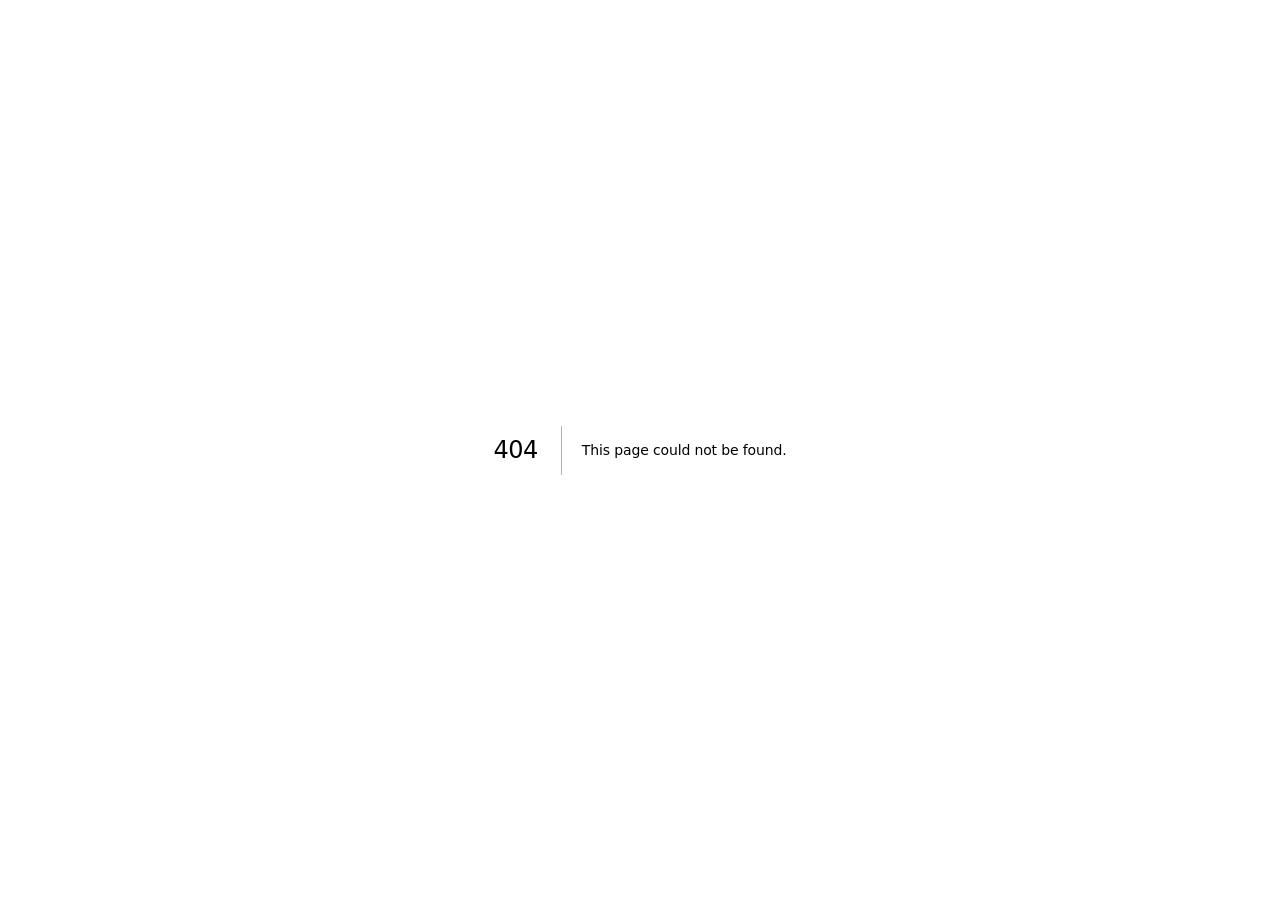
<file: 404/index.html>
<!DOCTYPE html><html lang="en"><head><meta charSet="utf-8"/><meta name="viewport" content="width=device-width, initial-scale=1"/><link rel="stylesheet" href="/_next/static/chunks/1ft7jxa04c4ij.css" data-precedence="next"/><link rel="preload" as="script" fetchPriority="low" href="/_next/static/chunks/0j1we3cwg31qe.js"/><script src="/_next/static/chunks/16d9m7jc71162.js" async=""></script><script src="/_next/static/chunks/39_j1bdzreq0m.js" async=""></script><script src="/_next/static/chunks/turbopack-2u1d16houkiyo.js" async=""></script><script src="/_next/static/chunks/3qfy96eoyh-ek.js" async=""></script><meta name="robots" content="noindex"/><title>404: This page could not be found.</title><title>Pine Script to Python converter, free and in your browser | pynecore-strategies</title><meta name="description" content="Convert TradingView Pine Script v4, v5 and v6 indicators, strategies and libraries to PyneCore Python. The open-source pine2pyne transpiler runs in WebAssembly in your tab: no account, no quota, no upload. Plus 449 strategies and 471 indicators already compiled."/><link rel="icon" href="/icon.png?icon.3mluwy7kzlwj7.png" sizes="200x200" type="image/png"/><script src="/_next/static/chunks/0cz1d0mv5g_q7.js" noModule=""></script></head><body><div hidden=""><!--$--><!--/$--></div><div style="font-family:system-ui,&quot;Segoe UI&quot;,Roboto,Helvetica,Arial,sans-serif,&quot;Apple Color Emoji&quot;,&quot;Segoe UI Emoji&quot;;height:100vh;text-align:center;display:flex;flex-direction:column;align-items:center;justify-content:center"><div><style>body{color:#000;background:#fff;margin:0}.next-error-h1{border-right:1px solid rgba(0,0,0,.3)}@media (prefers-color-scheme:dark){body{color:#fff;background:#000}.next-error-h1{border-right:1px solid rgba(255,255,255,.3)}}</style><h1 class="next-error-h1" style="display:inline-block;margin:0 20px 0 0;padding:0 23px 0 0;font-size:24px;font-weight:500;vertical-align:top;line-height:49px">404</h1><div style="display:inline-block"><h2 style="font-size:14px;font-weight:400;line-height:49px;margin:0">This page could not be found.</h2></div></div></div><!--$--><!--/$--><script id="_R_">(globalThis["TURBOPACK"] || (globalThis["TURBOPACK"] = [])).push({"otherChunks":["static/chunks/0j1we3cwg31qe.js","static/chunks/16d9m7jc71162.js","static/chunks/39_j1bdzreq0m.js"],"runtimeModuleIds":[94553]});</script><script src="/_next/static/chunks/0j1we3cwg31qe.js" async=""></script><script>(self.__next_f=self.__next_f||[]).push([0])</script><script>self.__next_f.push([1,"1:\"$Sreact.fragment\"\n2:\"/_next/static/chunks/3qfy96eoyh-ek.js\"\n3:I[39756,[\"$2\"],\"default\"]\n4:I[37457,[\"$2\"],\"default\"]\n8:I[97367,[\"$2\"],\"OutletBoundary\"]\n9:\"$Sreact.suspense\"\nb:\"ViewportBoundary\"\nc:I[97367,[\"$2\"],\"$b\"]\ne:\"MetadataBoundary\"\nf:I[97367,[\"$2\"],\"$e\"]\n11:I[68027,[\"$2\"],\"default\",1]\n:HL[\"/_next/static/chunks/1ft7jxa04c4ij.css\",\"style\"]\n6:X\n7:[[\"children\",{\"s\":\"__PAGE__\",\"h\":512,\"d\":{\"r\":[\"$\",\"$1\",\"c\",{\"children\":[[[\"$\",\"title\",null,{\"children\":\"404: This page could not be found.\"}],[\"$\",\"div\",null,{\"style\":\"$0:t:t:d:r:props:children:1:props:children:props:children:props:notFound:0:1:props:style\",\"children\":[\"$\",\"div\",null,{\"children\":[[\"$\",\"style\",null,{\"dangerouslySetInnerHTML\":{\"__html\":\"body{color:#000;background:#fff;margin:0}.next-error-h1{border-right:1px solid rgba(0,0,0,.3)}@media (prefers-color-scheme:dark){body{color:#fff;background:#000}.next-error-h1{border-right:1px solid rgba(255,255,255,.3)}}\"}}],[\"$\",\"h1\",null,{\"className\":\"next-error-h1\",\"style\":\"$0:t:t:d:r:props:children:1:props:children:props:children:props:notFound:0:1:props:children:props:children:1:props:style\",\"children\":404}],[\"$\",\"div\",null,{\"style\":\"$0:t:t:d:r:props:children:1:props:children:props:children:props:notFound:0:1:props:children:props:children:2:props:style\",\"children\":[\"$\",\"h2\",null,{\"style\":\"$0:t:t:d:r:props:children:1:props:children:props:children:props:notFound:0:1:props:children:props:children:2:props:children:props:style\",\"children\":\"This page could not be found.\"}]}]]}]}]],null,[\"$\",\"$L8\",null,{\"children\":[\"$\",\"$9\",null,{\"name\":\"Next.MetadataOutlet\",\"children\":\"$@a\"}]}]]}],\"p\":false,\"v\":null}}]]\n5:[[\"children\",{\"s\":\"/_not-found\",\"h\":512,\"d\":{\"r\":[\"$\",\"$1\",\"c\",{\"children\":[null,[\"$\",\"$L3\",null,{\"parallelRouterKey\":\"children\",\"error\":\"$undefined\",\"errorStyles\":\"$undefined\",\"errorScripts\":\"$undefined\",\"template\":[\"$\",\"$L4\",null,{}],\"templateStyles\":\"$undefined\",\"templateScripts\":\"$undefined\",\"notFound\":\"$undefined\",\"forbidden\":\"$undefined\",\"unauthorized\":\"$undefined\"}]]}],\"p\":false,\"v\":\"$6\"},\"c\":\"$Q7\"}]]\n"])</script><script>self.__next_f.push([1,"0:{\"P\":null,\"c\":[\"\",\"_not-found\",\"\"],\"q\":\"\",\"i\":false,\"t\":{\"t\":{\"s\":\"\",\"h\":528,\"d\":{\"r\":[\"$\",\"$1\",\"c\",{\"children\":[[[\"$\",\"link\",\"0\",{\"rel\":\"stylesheet\",\"href\":\"/_next/static/chunks/1ft7jxa04c4ij.css\",\"precedence\":\"next\",\"crossOrigin\":\"$undefined\",\"nonce\":\"$undefined\"}],[\"$\",\"script\",\"script-0\",{\"src\":\"/_next/static/chunks/3qfy96eoyh-ek.js\",\"async\":true,\"nonce\":\"$undefined\"}]],[\"$\",\"html\",null,{\"lang\":\"en\",\"children\":[\"$\",\"body\",null,{\"children\":[\"$\",\"$L3\",null,{\"parallelRouterKey\":\"children\",\"error\":\"$undefined\",\"errorStyles\":\"$undefined\",\"errorScripts\":\"$undefined\",\"template\":[\"$\",\"$L4\",null,{}],\"templateStyles\":\"$undefined\",\"templateScripts\":\"$undefined\",\"notFound\":[[[\"$\",\"title\",null,{\"children\":\"404: This page could not be found.\"}],[\"$\",\"div\",null,{\"style\":{\"fontFamily\":\"system-ui,\\\"Segoe UI\\\",Roboto,Helvetica,Arial,sans-serif,\\\"Apple Color Emoji\\\",\\\"Segoe UI Emoji\\\"\",\"height\":\"100vh\",\"textAlign\":\"center\",\"display\":\"flex\",\"flexDirection\":\"column\",\"alignItems\":\"center\",\"justifyContent\":\"center\"},\"children\":[\"$\",\"div\",null,{\"children\":[[\"$\",\"style\",null,{\"dangerouslySetInnerHTML\":{\"__html\":\"body{color:#000;background:#fff;margin:0}.next-error-h1{border-right:1px solid rgba(0,0,0,.3)}@media (prefers-color-scheme:dark){body{color:#fff;background:#000}.next-error-h1{border-right:1px solid rgba(255,255,255,.3)}}\"}}],[\"$\",\"h1\",null,{\"className\":\"next-error-h1\",\"style\":{\"display\":\"inline-block\",\"margin\":\"0 20px 0 0\",\"padding\":\"0 23px 0 0\",\"fontSize\":24,\"fontWeight\":500,\"verticalAlign\":\"top\",\"lineHeight\":\"49px\"},\"children\":404}],[\"$\",\"div\",null,{\"style\":{\"display\":\"inline-block\"},\"children\":[\"$\",\"h2\",null,{\"style\":{\"fontSize\":14,\"fontWeight\":400,\"lineHeight\":\"49px\",\"margin\":0},\"children\":\"This page could not be found.\"}]}]]}]}]],[]],\"forbidden\":\"$undefined\",\"unauthorized\":\"$undefined\"}]}]}]]}],\"p\":false,\"v\":null},\"c\":\"$Q5\"},\"h\":{\"r\":[\"$\",\"$1\",\"h\",{\"children\":[[\"$\",\"meta\",null,{\"name\":\"robots\",\"content\":\"noindex\"}],[\"$\",\"$Lc\",null,{\"children\":\"$Ld\"}],[\"$\",\"$Lf\",null,{\"children\":[[\"$\",\"div\",null,{\"hidden\":true,\"children\":[\"$\",\"$9\",null,{\"name\":\"Next.Metadata\",\"children\":\"$L10\"}]}],null]}],null]}],\"p\":false,\"v\":null}},\"m\":\"$undefined\",\"G\":[\"$11\",[[\"$\",\"link\",\"0\",{\"rel\":\"stylesheet\",\"href\":\"/_next/static/chunks/1ft7jxa04c4ij.css\",\"precedence\":\"next\",\"crossOrigin\":\"$undefined\",\"nonce\":\"$undefined\"}]]],\"S\":true,\"r\":\"$undefined\",\"s\":\"$undefined\",\"a\":\"$undefined\",\"l\":\"$undefined\",\"p\":\"$undefined\",\"d\":\"$undefined\",\"b\":\"GonRi9B56MiO3x_kQz3TW\"}\n"])</script><script>self.__next_f.push([1,"6:C\nd:[[\"$\",\"meta\",\"0\",{\"charSet\":\"utf-8\"}],[\"$\",\"meta\",\"1\",{\"name\":\"viewport\",\"content\":\"width=device-width, initial-scale=1\"}]]\n"])</script><script>self.__next_f.push([1,"12:I[27201,[\"$2\"],\"IconMark\"]\na:null\n10:[[\"$\",\"title\",\"0\",{\"children\":\"Pine Script to Python converter, free and in your browser | pynecore-strategies\"}],[\"$\",\"meta\",\"1\",{\"name\":\"description\",\"content\":\"Convert TradingView Pine Script v4, v5 and v6 indicators, strategies and libraries to PyneCore Python. The open-source pine2pyne transpiler runs in WebAssembly in your tab: no account, no quota, no upload. Plus 449 strategies and 471 indicators already compiled.\"}],[\"$\",\"link\",\"2\",{\"rel\":\"icon\",\"href\":\"/icon.png?icon.3mluwy7kzlwj7.png\",\"sizes\":\"200x200\",\"type\":\"image/png\"}],[\"$\",\"$L12\",\"3\",{}]]\n"])</script></body></html>
</file>
<file: _next/static/chunks/1ft7jxa04c4ij.css>
:root{--bg:#0c0f14;--panel:#131821;--panel-2:#1a202b;--line:#262e3b;--text:#e7ebf1;--muted:#8b96a8;--green:#4caf50;--red:#f23645;--gold:#ffc233;--mono:ui-monospace, "SF Mono", "Cascadia Code", "JetBrains Mono", Menlo, Consolas, monospace;--sans:system-ui, -apple-system, "Segoe UI", Roboto, "Helvetica Neue", sans-serif}*{box-sizing:border-box}html{scroll-behavior:smooth;scroll-padding-top:72px}body{background:var(--bg);color:var(--text);font:16px/1.6 var(--sans);-webkit-font-smoothing:antialiased;margin:0}a{color:var(--green);text-decoration:none}a:hover{text-decoration:underline}code{font:.9em var(--mono);background:var(--panel-2);border-radius:4px;padding:.1em .35em}.muted{color:var(--muted)}.top{z-index:10;background:color-mix(in srgb, var(--bg) 88%, transparent);-webkit-backdrop-filter:blur(10px);backdrop-filter:blur(10px);border-bottom:1px solid var(--line);justify-content:space-between;align-items:center;gap:16px;padding:12px max(20px,50vw - 590px);display:flex;position:sticky;top:0}.brand{color:var(--text);align-items:center;gap:10px;font-weight:650;display:flex}.brand:hover{text-decoration:none}.top nav{gap:20px;font-size:14px;display:flex}.top nav a{color:var(--muted)}.top nav a:hover{color:var(--text);text-decoration:none}main{max-width:1180px;margin:0 auto;padding:0 20px}main>section{margin:72px 0}h1{letter-spacing:-.02em;margin:20px 0 16px;font-size:clamp(32px,5.2vw,56px);line-height:1.08}h2{letter-spacing:-.01em;margin:0 0 16px;font-size:clamp(24px,3vw,32px);line-height:1.2}h3{margin:32px 0 8px;font-size:18px}section>p{max-width:820px}.hero{text-align:center;margin:56px 0 36px!important}.hero .lead{max-width:720px;color:var(--muted);margin:0 auto;font-size:18px}.badges{flex-wrap:wrap;justify-content:center;gap:8px;margin:22px auto 0;display:flex}.badges span{font:12.5px var(--mono);color:var(--muted);border:1px solid var(--line);border-radius:999px;padding:3px 12px}.converter{border:1px solid var(--line);background:var(--panel);border-radius:14px;overflow:hidden;box-shadow:0 30px 80px -40px #4caf5040,0 30px 80px -50px #f236454d;margin:0!important}.converter-bar{border-bottom:1px solid var(--line);flex-wrap:wrap;justify-content:space-between;align-items:center;gap:12px;padding:10px 14px;display:flex}.converter-actions{flex-wrap:wrap;gap:8px;display:flex}.engine{font:13px var(--mono);color:var(--muted);align-items:center;gap:8px;display:flex}.dot{background:var(--gold);border-radius:50%;width:8px;height:8px;animation:1.2s infinite pulse}.engine-ready .dot{background:var(--green);animation:none}.engine-failed{color:var(--red)}.engine-failed .dot{background:var(--red);animation:none}@keyframes pulse{50%{opacity:.3}}.button,select,.segmented button,.pane-tools button{font:500 14px var(--sans);color:var(--text);background:var(--panel-2);border:1px solid var(--line);cursor:pointer;border-radius:8px;padding:7px 14px}.button:hover,select:hover,.pane-tools button:hover:not(:disabled){border-color:#3a4558}.button.primary{background:var(--green);border-color:var(--green);color:#06120a;min-width:110px;font-weight:650}.button.primary:hover:not(:disabled){filter:brightness(1.1)}button:disabled{opacity:.5;cursor:default}:focus-visible{outline:2px solid var(--gold);outline-offset:2px}.panes{grid-template-columns:1fr 1fr;display:grid}.pane{flex-direction:column;min-width:0;display:flex}.pane+.pane{border-left:1px solid var(--line)}.pane-head{border-bottom:1px solid var(--line);background:var(--panel-2);justify-content:space-between;align-items:center;gap:8px;min-height:40px;padding:4px 14px;font-size:13px;font-weight:600;display:flex}.pane-head .muted{font-weight:400}.pane-tools{gap:6px;display:flex}.pane-tools button{background:var(--panel);padding:4px 10px;font-size:12.5px}.editor,.output{height:520px;margin:0}.output.placeholder{color:var(--muted);padding:14px;font-size:14px;overflow:auto}.editor.ace_editor{color:var(--text);background:0 0;line-height:1.55}.editor .ace_gutter{color:#4d586a;background:0 0}.editor .ace_gutter-active-line,.editor .ace_marker-layer .ace_active-line{background:#ffffff0a}.editor .ace_marker-layer .ace_selection{background:#4caf5038}.editor .ace_placeholder{color:var(--muted);font-family:var(--mono);opacity:1;margin:0;padding:0 4px;transform:none}.editor .ace_scrollbar::-webkit-scrollbar{width:10px;height:10px}.editor .ace_scrollbar::-webkit-scrollbar-thumb{background:var(--line);border-radius:5px}select{appearance:none;background-image:url("data:image/svg+xml,%3Csvg xmlns='http://www.w3.org/2000/svg' width='12' height='8' viewBox='0 0 12 8'%3E%3Cpath d='M1 1.5l5 5 5-5' fill='none' stroke='%238b96a8' stroke-width='1.8' stroke-linecap='round' stroke-linejoin='round'/%3E%3C/svg%3E");background-position:right 8px center;background-repeat:no-repeat;padding-right:30px}.diagnostics{border-top:1px solid var(--line);max-height:220px;margin:0;padding:6px;list-style:none;overflow:auto}.diagnostics button{text-align:left;cursor:pointer;width:100%;color:var(--text);font:12.5px/1.5 var(--mono);background:0 0;border:0;border-radius:6px;padding:5px 8px}.diagnostics button:hover{background:var(--panel-2)}.diagnostics .error b{color:var(--red)}.diagnostics .warning b{color:var(--gold)}.diagnostics code{color:var(--muted)}.grid3{grid-template-columns:repeat(3,1fr);gap:16px;display:grid;margin-top:28px!important}.grid3>div{border:1px solid var(--line);background:var(--panel);border-radius:12px;padding:18px 20px}.grid3 h3{margin:0 0 6px;font-size:16px}.grid3 p{color:var(--muted);margin:0;font-size:14.5px}.table-wrap{border:1px solid var(--line);border-radius:12px;margin:16px 0;overflow-x:auto}table{border-collapse:collapse;width:100%;font-size:14.5px}th,td{text-align:left;border-bottom:1px solid var(--line);padding:10px 16px}th{color:var(--muted);background:var(--panel);font-weight:500}tr:last-child td{border-bottom:0}td:not(:first-child):not(:last-child){font-variant-numeric:tabular-nums}.code{background:var(--panel);border:1px solid var(--line);font:13px/1.6 var(--mono);border-radius:12px;margin:12px 0 20px;padding:14px 16px;overflow-x:auto}.code code{background:0 0;padding:0;font-size:1em}.catalog{margin-top:28px}.catalog-filter{flex-wrap:wrap;align-items:center;gap:10px;margin-bottom:14px;display:flex}.catalog-filter input{font:15px var(--sans);color:var(--text);background:var(--panel);border:1px solid var(--line);border-radius:8px;flex:280px;padding:9px 14px}.segmented{display:flex}.segmented button{border-radius:0;margin-left:-1px}.segmented button:first-child{border-radius:8px 0 0 8px;margin-left:0}.segmented button:last-child{border-radius:0 8px 8px 0}.segmented button.active{background:var(--text);color:var(--bg);border-color:var(--text)}.catalog-list{grid-template-columns:repeat(auto-fill,minmax(340px,1fr));gap:10px;margin:0;padding:0;list-style:none;display:grid}.catalog-list li{border:1px solid var(--line);background:var(--panel);border-radius:10px;min-width:0;padding:12px 14px}.catalog-title{align-items:baseline;gap:8px;display:flex}.catalog-title .name{text-transform:capitalize;overflow-wrap:anywhere;font-weight:600}.tag{font:11px var(--mono);border-radius:999px;flex:none;padding:1px 7px}.tag-s{color:var(--green);border:1px solid color-mix(in srgb, var(--green) 50%, transparent)}.tag-i{color:var(--gold);border:1px solid color-mix(in srgb, var(--gold) 50%, transparent)}.catalog-meta{color:var(--muted);flex-wrap:wrap;align-items:center;gap:4px 14px;margin-top:8px;font-size:13px;display:flex}.catalog-meta button{color:var(--green);font:600 13px var(--sans);cursor:pointer;background:0 0;border:0;margin-left:auto;padding:0}.catalog-meta button:hover:not(:disabled){text-decoration:underline}.more{margin:18px auto 0;display:block}footer{border-top:1px solid var(--line);text-align:center;color:var(--muted);margin-top:80px;padding:28px 20px 48px;font-size:13.5px}footer p{max-width:820px;margin:6px auto}@media (max-width:860px){.panes{grid-template-columns:1fr}.pane+.pane{border-left:0;border-top:1px solid var(--line)}.editor,.output{height:340px}.grid3{grid-template-columns:1fr}.top nav a:not(:last-child):not(:first-child){display:none}.catalog-list{grid-template-columns:1fr}}@media (prefers-reduced-motion:reduce){html{scroll-behavior:auto}.dot{animation:none}}.failed{color:var(--red)}
</file>
